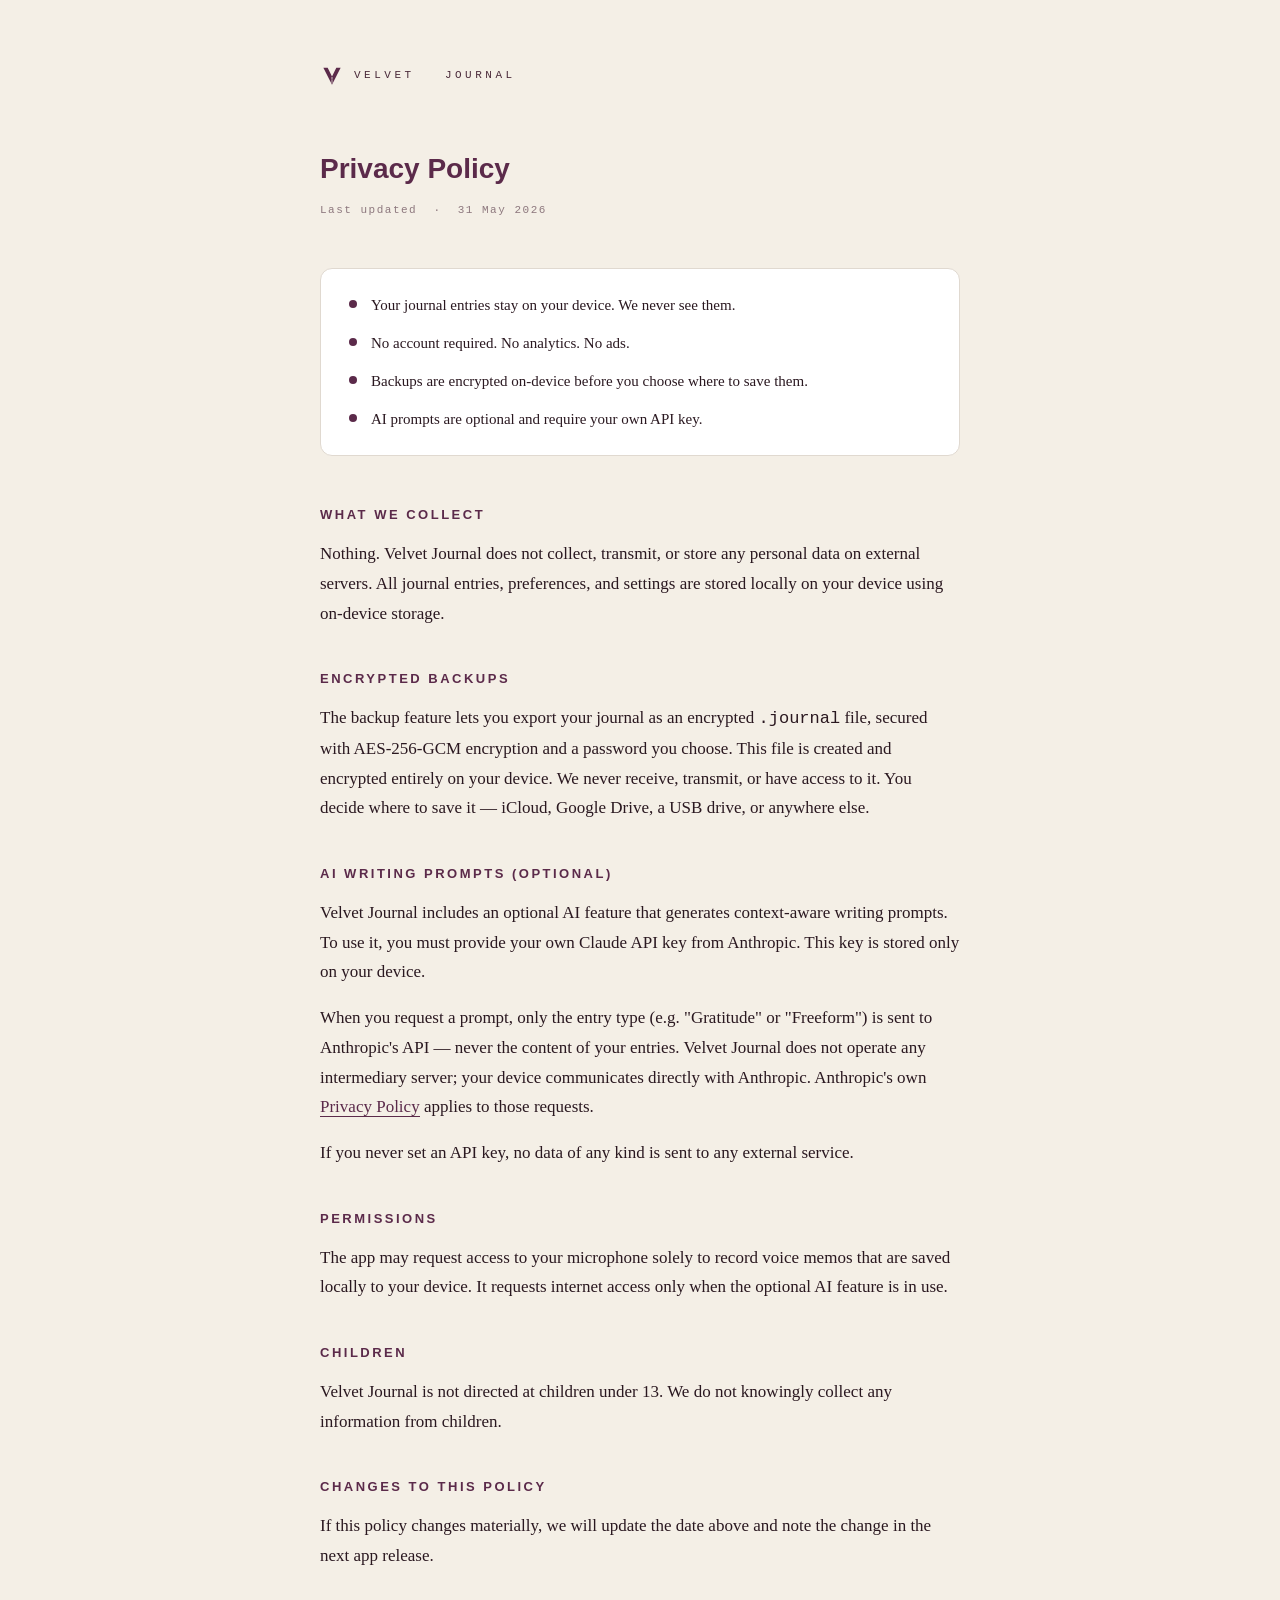
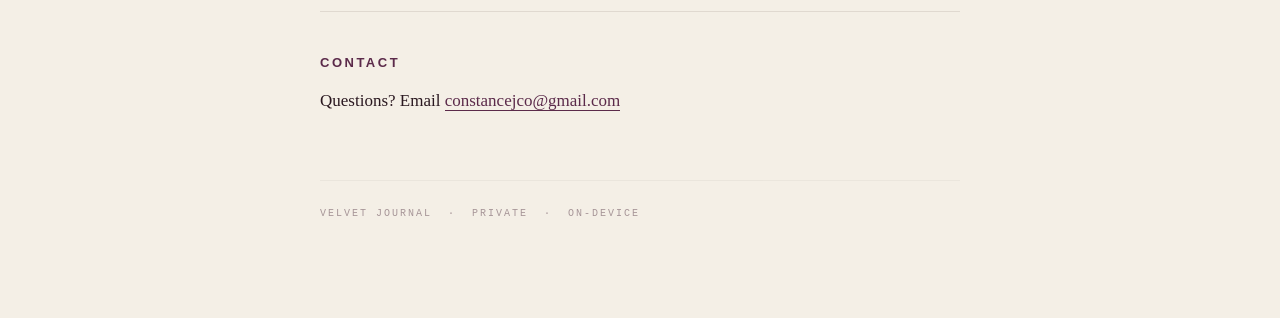
<file: docs/index.html>
<!DOCTYPE html>
<html lang="en">
<head>
  <meta charset="UTF-8" />
  <meta http-equiv="refresh" content="0; url=privacy.html" />
  <title>Velvet Journal</title>
</head>
<body>
  <a href="privacy.html">Privacy Policy</a>
</body>
</html>
</file>
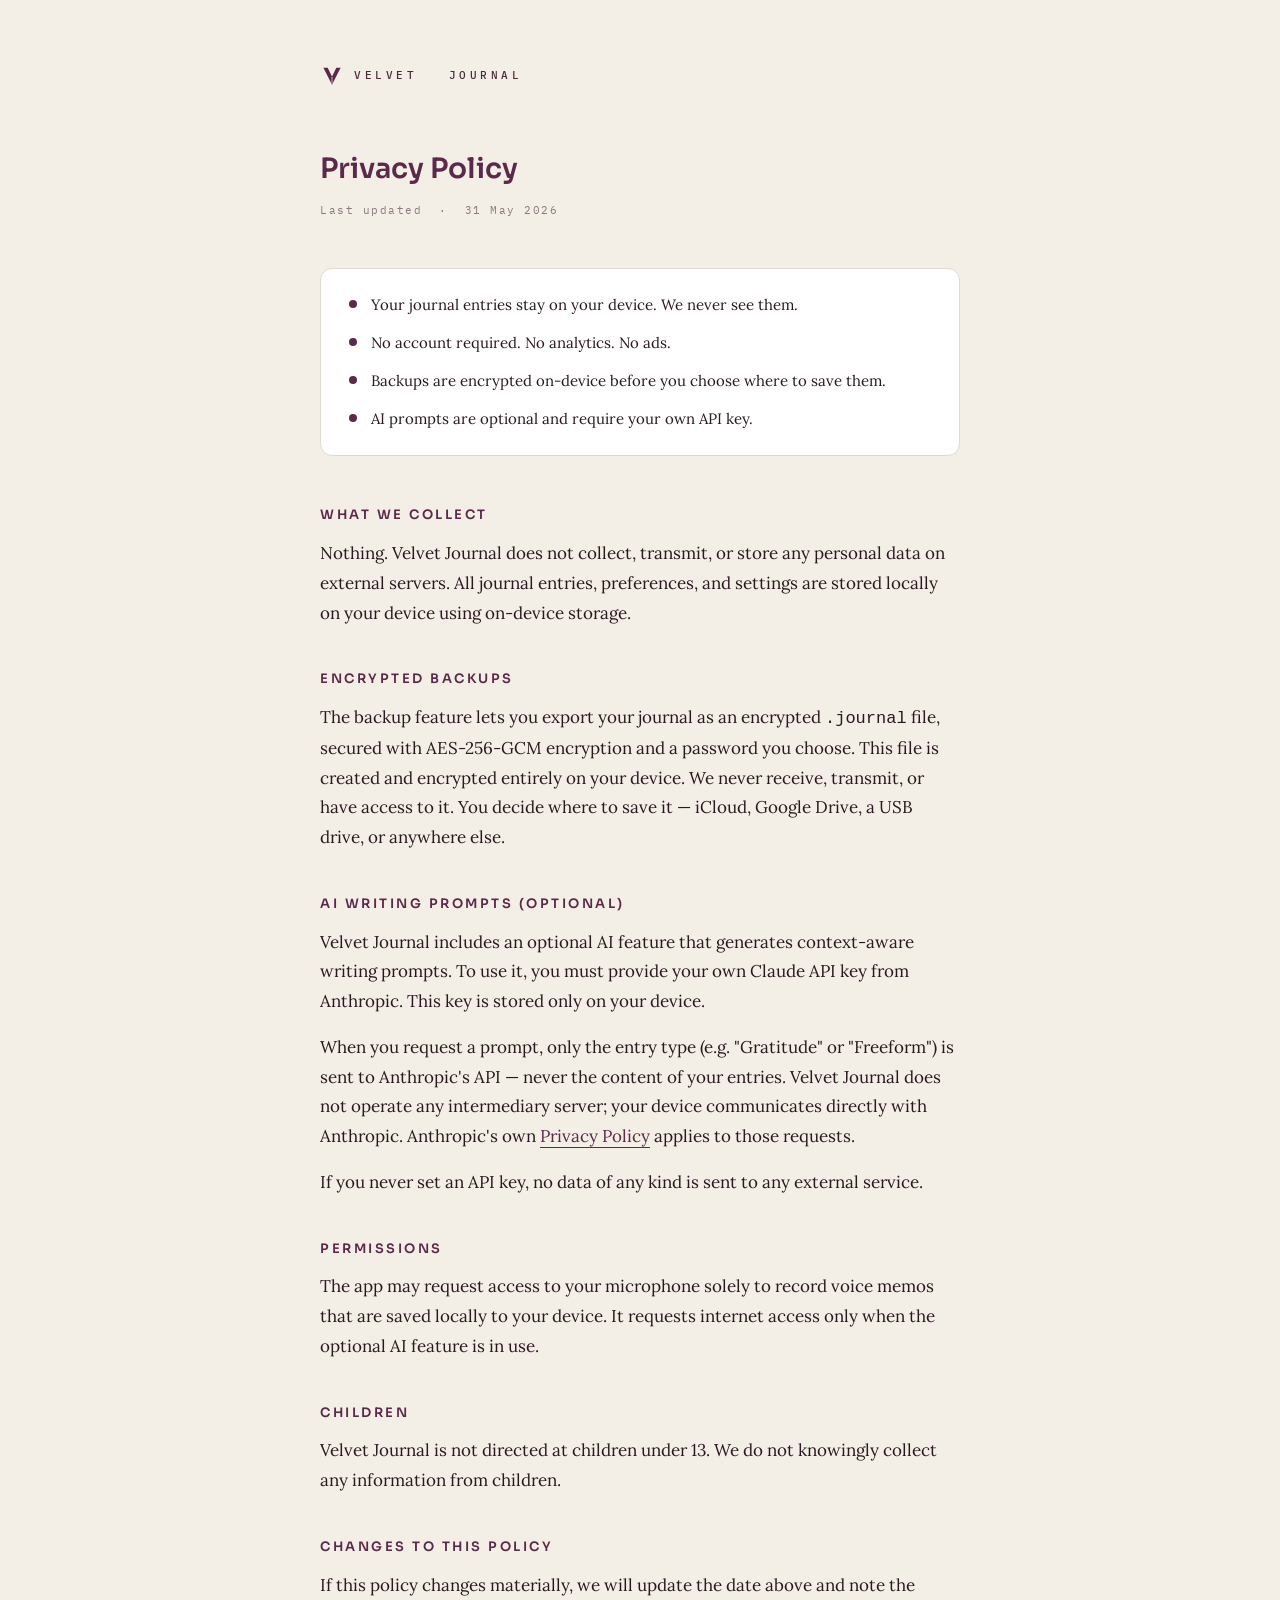
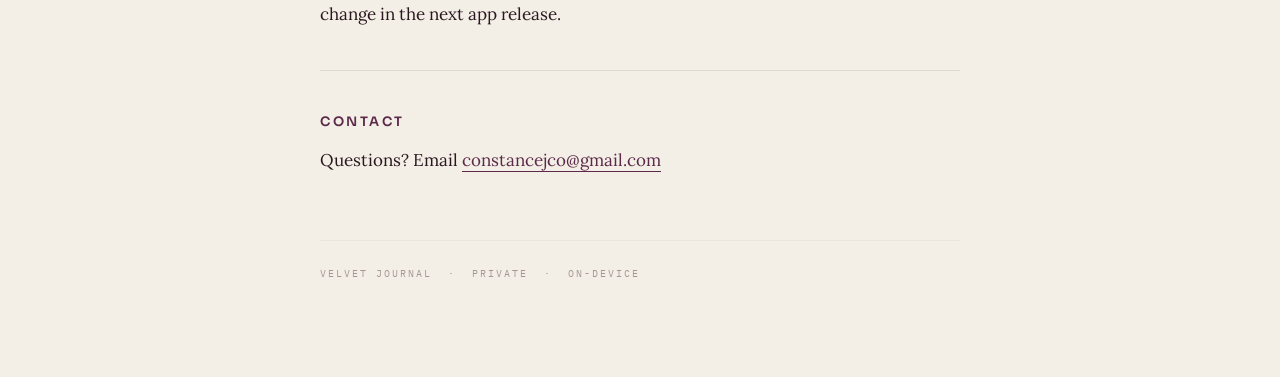
<file: docs/privacy.html>
<!DOCTYPE html>
<html lang="en">
<head>
  <meta charset="UTF-8" />
  <meta name="viewport" content="width=device-width, initial-scale=1.0" />
  <title>Privacy Policy — Velvet Journal</title>
  <link rel="preconnect" href="https://fonts.googleapis.com" />
  <link rel="preconnect" href="https://fonts.gstatic.com" crossorigin />
  <link href="https://fonts.googleapis.com/css2?family=Lora:ital,wght@0,400;0,500;1,400&family=IBM+Plex+Mono:wght@400;500&family=Sora:wght@400;600&display=swap" rel="stylesheet" />
  <style>
    *, *::before, *::after { box-sizing: border-box; margin: 0; padding: 0; }

    :root {
      --velvet:   #5B2A4A;
      --cream:    #F4EFE6;
      --ink:      #2A1820;
      --ink-soft: #4A2A3A;
      --mist:     #E0D9D0;
    }

    body {
      background: var(--cream);
      color: var(--ink);
      font-family: 'Lora', Georgia, serif;
      font-size: 17px;
      line-height: 1.75;
      padding: 0 24px;
    }

    .wrap {
      max-width: 640px;
      margin: 0 auto;
      padding: 64px 0 96px;
    }

    /* Header */
    .brand {
      display: flex;
      align-items: center;
      gap: 10px;
      margin-bottom: 56px;
    }

    .mark {
      width: 24px;
      height: 24px;
    }

    .brand-name {
      font-family: 'IBM Plex Mono', monospace;
      font-size: 11px;
      font-weight: 500;
      letter-spacing: 3.5px;
      color: var(--ink-soft);
      text-transform: uppercase;
    }

    /* Page title */
    h1 {
      font-family: 'Sora', sans-serif;
      font-size: 28px;
      font-weight: 600;
      color: var(--velvet);
      margin-bottom: 8px;
    }

    .updated {
      font-family: 'IBM Plex Mono', monospace;
      font-size: 11px;
      letter-spacing: 1.5px;
      color: var(--ink-soft);
      opacity: 0.6;
      margin-bottom: 48px;
    }

    /* Sections */
    h2 {
      font-family: 'Sora', sans-serif;
      font-size: 13px;
      font-weight: 600;
      letter-spacing: 2.5px;
      text-transform: uppercase;
      color: var(--velvet);
      margin: 40px 0 12px;
    }

    p {
      margin-bottom: 16px;
      color: var(--ink);
    }

    /* Summary card */
    .summary {
      background: white;
      border: 1px solid var(--mist);
      border-radius: 12px;
      padding: 24px 28px;
      margin: 32px 0 48px;
    }

    .summary-row {
      display: flex;
      align-items: flex-start;
      gap: 14px;
      margin-bottom: 14px;
    }

    .summary-row:last-child { margin-bottom: 0; }

    .dot {
      width: 8px;
      height: 8px;
      border-radius: 50%;
      background: var(--velvet);
      margin-top: 7px;
      flex-shrink: 0;
    }

    .summary-text {
      font-size: 15px;
      line-height: 1.6;
    }

    /* Divider */
    hr {
      border: none;
      border-top: 1px solid var(--mist);
      margin: 40px 0;
    }

    /* Contact */
    a {
      color: var(--velvet);
      text-decoration: none;
      border-bottom: 1px solid currentColor;
    }

    a:hover { opacity: 0.75; }

    /* Footer */
    footer {
      margin-top: 64px;
      padding-top: 24px;
      border-top: 1px solid var(--mist);
      font-family: 'IBM Plex Mono', monospace;
      font-size: 10px;
      letter-spacing: 2px;
      color: var(--ink-soft);
      opacity: 0.45;
      text-transform: uppercase;
    }
  </style>
</head>
<body>
  <div class="wrap">

    <!-- Brand header -->
    <div class="brand">
      <svg class="mark" viewBox="0 0 100 100" xmlns="http://www.w3.org/2000/svg">
        <path fill="#5B2A4A" fill-rule="evenodd"
          d="M 14 16 L 50 86 L 86 16 L 68 16 L 50 52 L 32 16 Z
             M 53 58 A 3 3 0 1 1 47 58 A 3 3 0 1 1 53 58 Z
             M 48.5 64 L 51.5 64 L 51.5 80 L 48.5 80 Z" />
      </svg>
      <span class="brand-name">Velvet &nbsp; Journal</span>
    </div>

    <h1>Privacy Policy</h1>
    <p class="updated">Last updated &nbsp;·&nbsp; 31 May 2026</p>

    <!-- TL;DR summary -->
    <div class="summary">
      <div class="summary-row">
        <div class="dot"></div>
        <span class="summary-text">Your journal entries stay on your device. We never see them.</span>
      </div>
      <div class="summary-row">
        <div class="dot"></div>
        <span class="summary-text">No account required. No analytics. No ads.</span>
      </div>
      <div class="summary-row">
        <div class="dot"></div>
        <span class="summary-text">Backups are encrypted on-device before you choose where to save them.</span>
      </div>
      <div class="summary-row">
        <div class="dot"></div>
        <span class="summary-text">AI prompts are optional and require your own API key.</span>
      </div>
    </div>

    <h2>What we collect</h2>
    <p>Nothing. Velvet Journal does not collect, transmit, or store any personal data on external servers. All journal entries, preferences, and settings are stored locally on your device using on-device storage.</p>

    <h2>Encrypted backups</h2>
    <p>The backup feature lets you export your journal as an encrypted <code>.journal</code> file, secured with AES-256-GCM encryption and a password you choose. This file is created and encrypted entirely on your device. We never receive, transmit, or have access to it. You decide where to save it — iCloud, Google Drive, a USB drive, or anywhere else.</p>

    <h2>AI writing prompts (optional)</h2>
    <p>Velvet Journal includes an optional AI feature that generates context-aware writing prompts. To use it, you must provide your own Claude API key from Anthropic. This key is stored only on your device.</p>
    <p>When you request a prompt, only the entry type (e.g. "Gratitude" or "Freeform") is sent to Anthropic's API — never the content of your entries. Velvet Journal does not operate any intermediary server; your device communicates directly with Anthropic. Anthropic's own <a href="https://www.anthropic.com/privacy">Privacy Policy</a> applies to those requests.</p>
    <p>If you never set an API key, no data of any kind is sent to any external service.</p>

    <h2>Permissions</h2>
    <p>The app may request access to your microphone solely to record voice memos that are saved locally to your device. It requests internet access only when the optional AI feature is in use.</p>

    <h2>Children</h2>
    <p>Velvet Journal is not directed at children under 13. We do not knowingly collect any information from children.</p>

    <h2>Changes to this policy</h2>
    <p>If this policy changes materially, we will update the date above and note the change in the next app release.</p>

    <hr />

    <h2>Contact</h2>
    <p>Questions? Email <a href="mailto:constancejco@gmail.com">constancejco@gmail.com</a></p>

    <footer>Velvet Journal &nbsp;·&nbsp; Private &nbsp;·&nbsp; On-Device</footer>
  </div>
</body>
</html>
</file>
